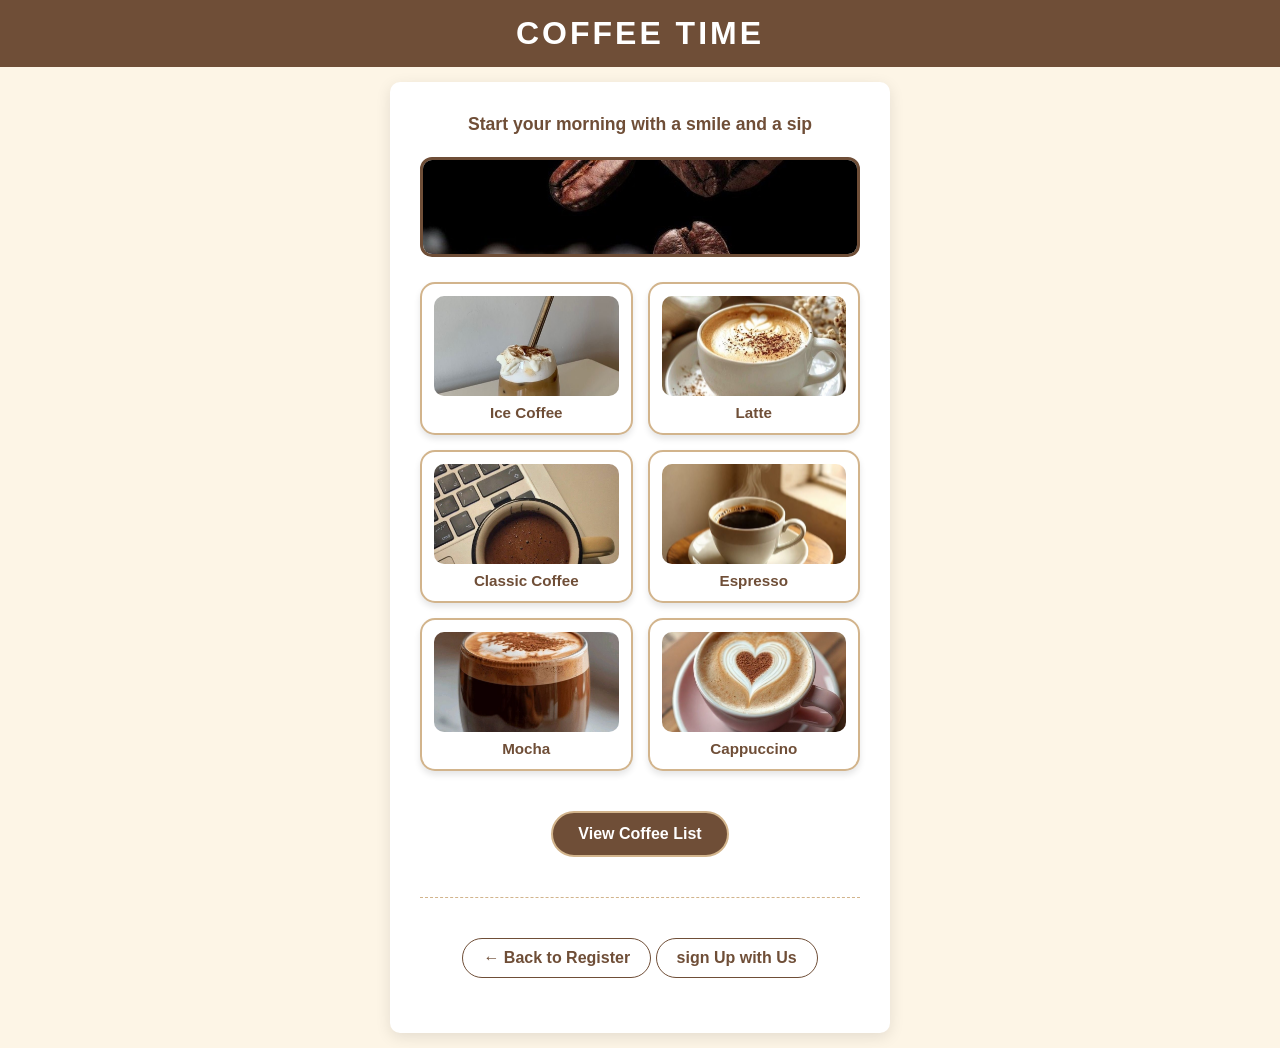
<file: Index.html>
<html>
<!DOCTYPE html>
<html lang="en">
<head>
    <title>Coffee Time</title>
    <link rel="stylesheet" href="style.css">
</head>
<body>

    <header>
        <h1>COFFEE TIME</h1>
    </header>

    <main class="container">
        <div class="welcome-msg">
            <h3>Start your morning with a smile and a sip</h3>
        </div>

        <div class="banner">
            <img src="Main Coffee.jpg" alt="Our Special Coffee">
        </div>

        <div class="menu-grid">
            <div class="coffee-item">
                <img src="Ice Coffee.jpg" alt="Ice Coffee">
                <h3>Ice Coffee</h3>
            </div>
            
            <div class="coffee-item">
                <img src="Latte.jpg" alt="Latte">
                <h3>Latte</h3>
            </div>

            <div class="coffee-item">
                <img src="coffee.jpg" alt="Coffee">
                <h3>Classic Coffee</h3>
            </div>

            <div class="coffee-item">
                <img src="Espresso.jpg" alt="Espresso">
                <h3>Espresso</h3>
            </div>

            <div class="coffee-item">
                <img src="mocha.jpg" alt="Mocha">
                <h3>Mocha</h3>
            </div>

            <div class="coffee-item">
                <img src="Cappuccino.jpg" alt="Cappuccino">
                <h3>Cappuccino</h3>
            </div>
        </div>

        <div class="list-link-area">
            <a href="menu.html" class="menu-link-button">View Coffee List</a>
        </div>

        <div class="express-section">
            <a href="index.html" class="back-link">← Back to Register</a>
            <a href="form.html" class="back-link">sign Up with Us</a>
        </div>
    </main>

</body>
</html>
</file>
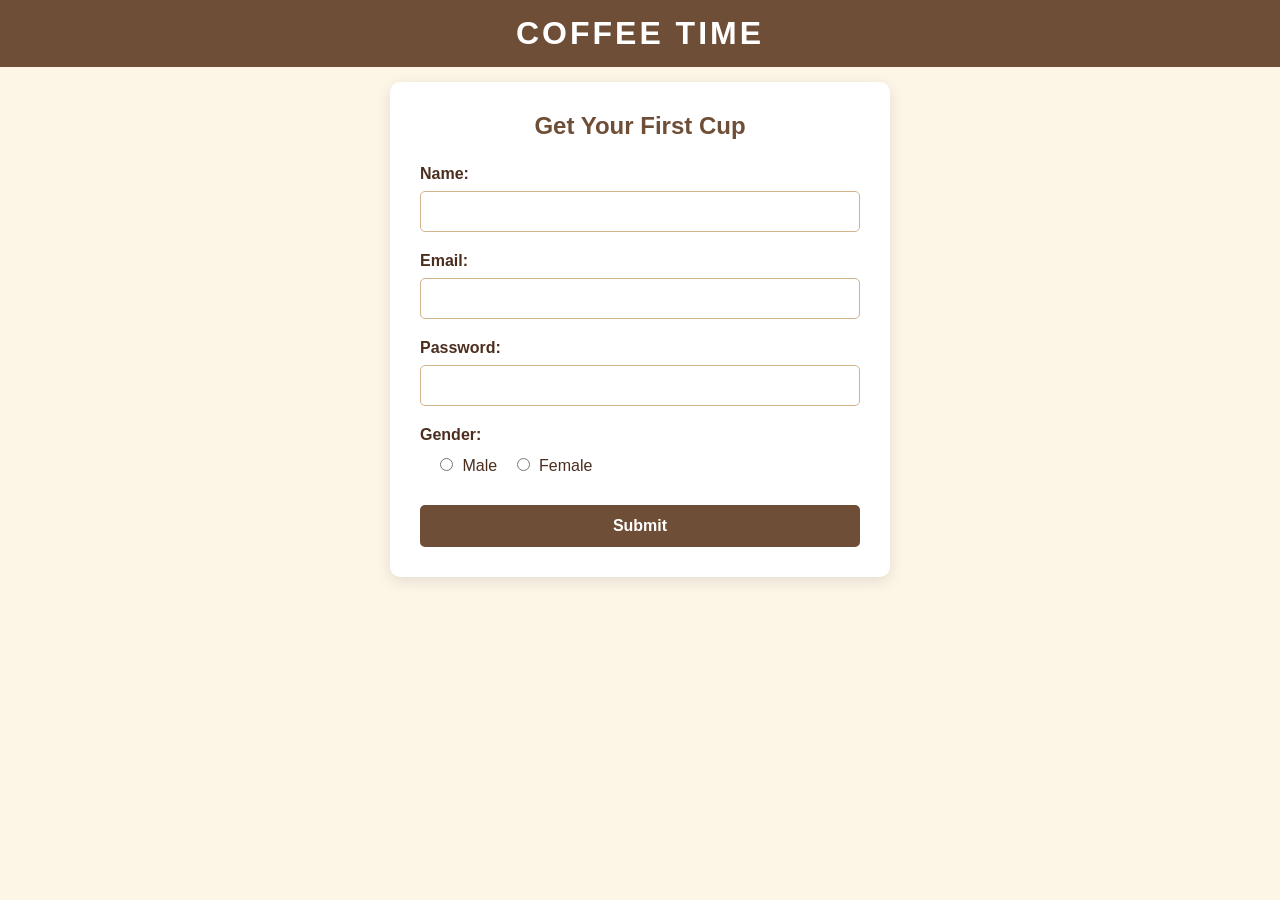
<file: form.html>
<!DOCTYPE html>
<html lang="en">
<head>
    <meta charset="UTF-8">
    <title>Coffee Time</title>
    <link rel="stylesheet" href="style.css">
</head>
<body>

    <header>
        <h1>COFFEE TIME</h1>
    </header>

    <main class="container">
        <h2>Get Your First Cup</h2>
        
        <form action="#">
            <label for="name">Name:</label>
            <input type="text" id="name" name="name">
            <label for="email">Email:</label>
            <input type="text" id="email" name="email">

            <label for="pass">Password:</label>
            <input type="password" id="pass" name="password">

            <label>Gender:</label>
            <div class="gender-group">
                <input type="radio" id="male" name="gender" value="male">
                <label for="male" style="display: inline; font-weight: normal;">Male</label>
                
                <input type="radio" id="female" name="gender" value="female">
                <label for="female" style="display: inline; font-weight: normal;">Female</label>
            </div>

            <input type="submit" value="Submit">
        </form>
    </main>

</body>
</html>
</file>
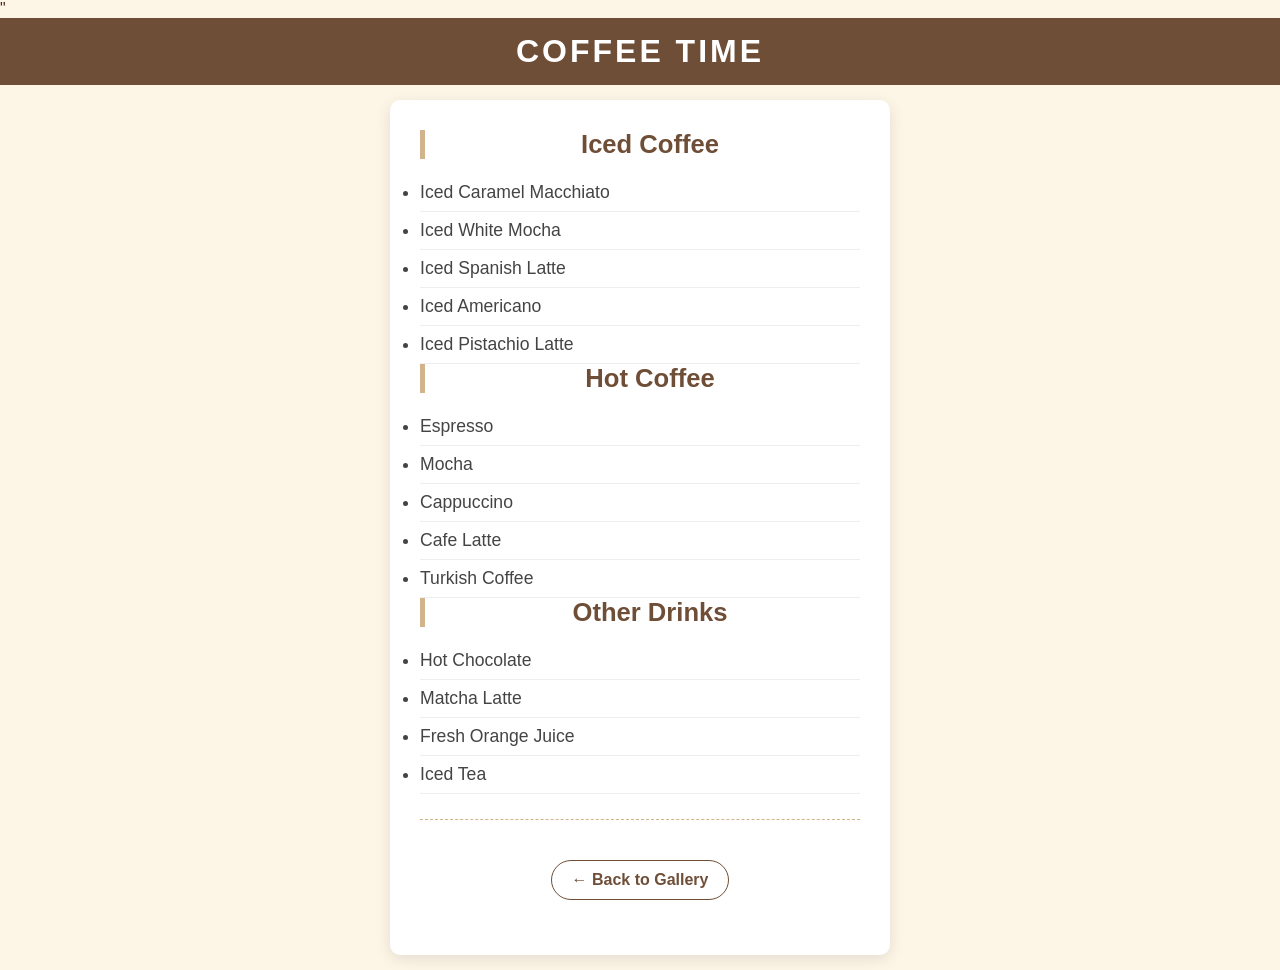
<file: menu.html>
<!DOCTYPE html>"
<html lang="en">
<head>
    <title>Coffee Time</title>
    <link rel="stylesheet" href="style.css">
</head>
<body>

    <header>
        <h1>COFFEE TIME</h1>
    </header>

    <main class="container">
        <section class="menu-category">
            <h2>Iced Coffee</h2>
            <ul class="clean-list">
                <li>Iced Caramel Macchiato</li>
                <li>Iced White Mocha</li>
                <li>Iced Spanish Latte</li>
                <li>Iced Americano</li>
                <li>Iced Pistachio Latte</li>
            </ul>
        </section>

        <section class="menu-category">
            <h2>Hot Coffee</h2>
            <ul class="clean-list">
                <li>Espresso</li>
                <li>Mocha</li>
                <li>Cappuccino</li>
                <li>Cafe Latte</li>
                <li>Turkish Coffee</li>
            </ul>
        </section>

        <section class="menu-category">
            <h2>Other Drinks</h2>
            <ul class="clean-list">
                <li>Hot Chocolate</li>
                <li>Matcha Latte</li>
                <li>Fresh Orange Juice</li>
                <li>Iced Tea</li>
            </ul>
        </section>

        <div class="express-section">
            <a href="index.html" class="back-link">← Back to Gallery</a>
        </div>
    </main>

</body>
</html>
</file>
<file: style.css>
body {
    background-color: #fdf5e6;
    font-family: Arial, sans-serif;
    color: #4b2e1e;
    margin: 0;
    padding: 0;
}

header {
    background-color: #6f4e37;
    color: white;
    padding: 40px 0;
    text-align: center;
}

header h1 {
    margin: 0;
    letter-spacing: 3px;
}

.container {
    width: 400px;
    margin: 40px auto;
    background-color: #ffffff;
    padding: 30px;
    border-radius: 10px;
    box-shadow: 0px 4px 15px rgba(0,0,0,0.1);
}

h2 {
    text-align: center;
    color: #6f4e37;
    margin-bottom: 25px;
}

form {
    display: flex;
    flex-direction: column;
}

label {
    margin-bottom: 8px;
    font-weight: bold;
}

input[type="text"], 
input[type="password"] {
    padding: 12px;
    margin-bottom: 20px;
    border: 1px solid #d2b48c;
    border-radius: 5px;
}

/* Gender Selection Styling */
.gender-group {
    margin-bottom: 25px;
    padding: 5px;
}

.gender-group input {
    margin-right: 5px;
    margin-left: 15px;
}

input[type="submit"] {
    background-color: #6f4e37;
    color: white;
    padding: 12px;
    border: none;
    border-radius: 5px;
    cursor: pointer;
    font-size: 16px;
    font-weight: bold;
}

input[type="submit"]:hover {
    background-color: #4b2e1e;
}

footer {
    text-align: center;
    padding: 20px;
    font-size: 0.8em;
    color: #6f4e37;
}
}.menu-category {
    margin-bottom: 30px;
    padding: 10px 20px;
}

.menu-category h2 {
    color: #6f4e37;
    font-size: 1.6rem;
    border-left: 5px solid #d2b48c;
    padding-left: 15px;
    margin-bottom: 15px;
}

.clean-list li {
    padding: 8px 0;
    color: #444;
    font-size: 1.1rem;
    border-bottom: 1px solid #eee;
}


.back-link {
    display: inline-block;
    margin-top: 20px;
    color: #6f4e37;
    text-decoration: none;
    font-weight: bold;
    border: 1px solid #6f4e37;
    padding: 10px 20px;
    border-radius: 20px;
}











* {
box-sizing: border-box;
    margin: 0;
    padding: 0;
    font-family: Arial, sans-serif;
}

body {
    background-color: #fdf5e6;
}

header {
    background-color: #6f4e37;
    color: white;
    text-align: center;
    padding: 15px 0;
}

.container {
    width: 90%;
    max-width: 500px;
    margin: 15px auto;
}

.welcome-msg {
    text-align: center;
    margin-bottom: 20px;
}

.welcome-msg h3 {
    color: #6f4e37;
    font-size: 1.1rem;
    line-height: 1.4;
}

.banner {
    width: 100%;
    height: 100px;
    border-radius: 12px;
    overflow: hidden;
    margin-bottom: 25px;
    border: 3px solid #6f4e37;
}

.banner img {
    width: 100%;
    height: 100%;
    object-fit: cover;
}


.menu-grid {
    display: grid;
    grid-template-columns: 1fr 1fr;
    gap: 15px;
    margin-bottom: 25px;
}

.coffee-item {
    background-color: white;
    border: 2px solid #d2b48c;
    border-radius: 15px;
    padding: 12px; 
    text-align: center;
    box-shadow: 0px 4px 6px rgba(0,0,0,0.1);
}

.coffee-item img {
    width: 100%;
    height: 100px;
    border-radius: 10px;
    object-fit: cover;
    margin-bottom: 8px;
}

.coffee-item h3 {
    color: #6f4e37;
    font-size: 0.95rem;
}

.list-link-area {
    text-align: center;
    margin: 30px 0;
    padding: 10px;
}

.menu-link-button {
    background-color: #6f4e37;
    color: white;
    padding: 12px 25px;
    text-decoration: none;
    border-radius: 25px;
    font-weight: bold;
    border: 2px solid #d2b48c;
    display: inline-block;
    transition: 0.3s;
}

.menu-link-button:hover {
    background-color: #d2b48c;
    color: #6f4e37;
}

.express-section {
    text-align: center;
    margin: 25px 0;
    border-top: 1px dashed #d2b48c;
    padding-top: 20px;
}

.back-link {
    text-decoration: none;
    color: #6f4e37;
    font-weight: bold;
}
</file>
